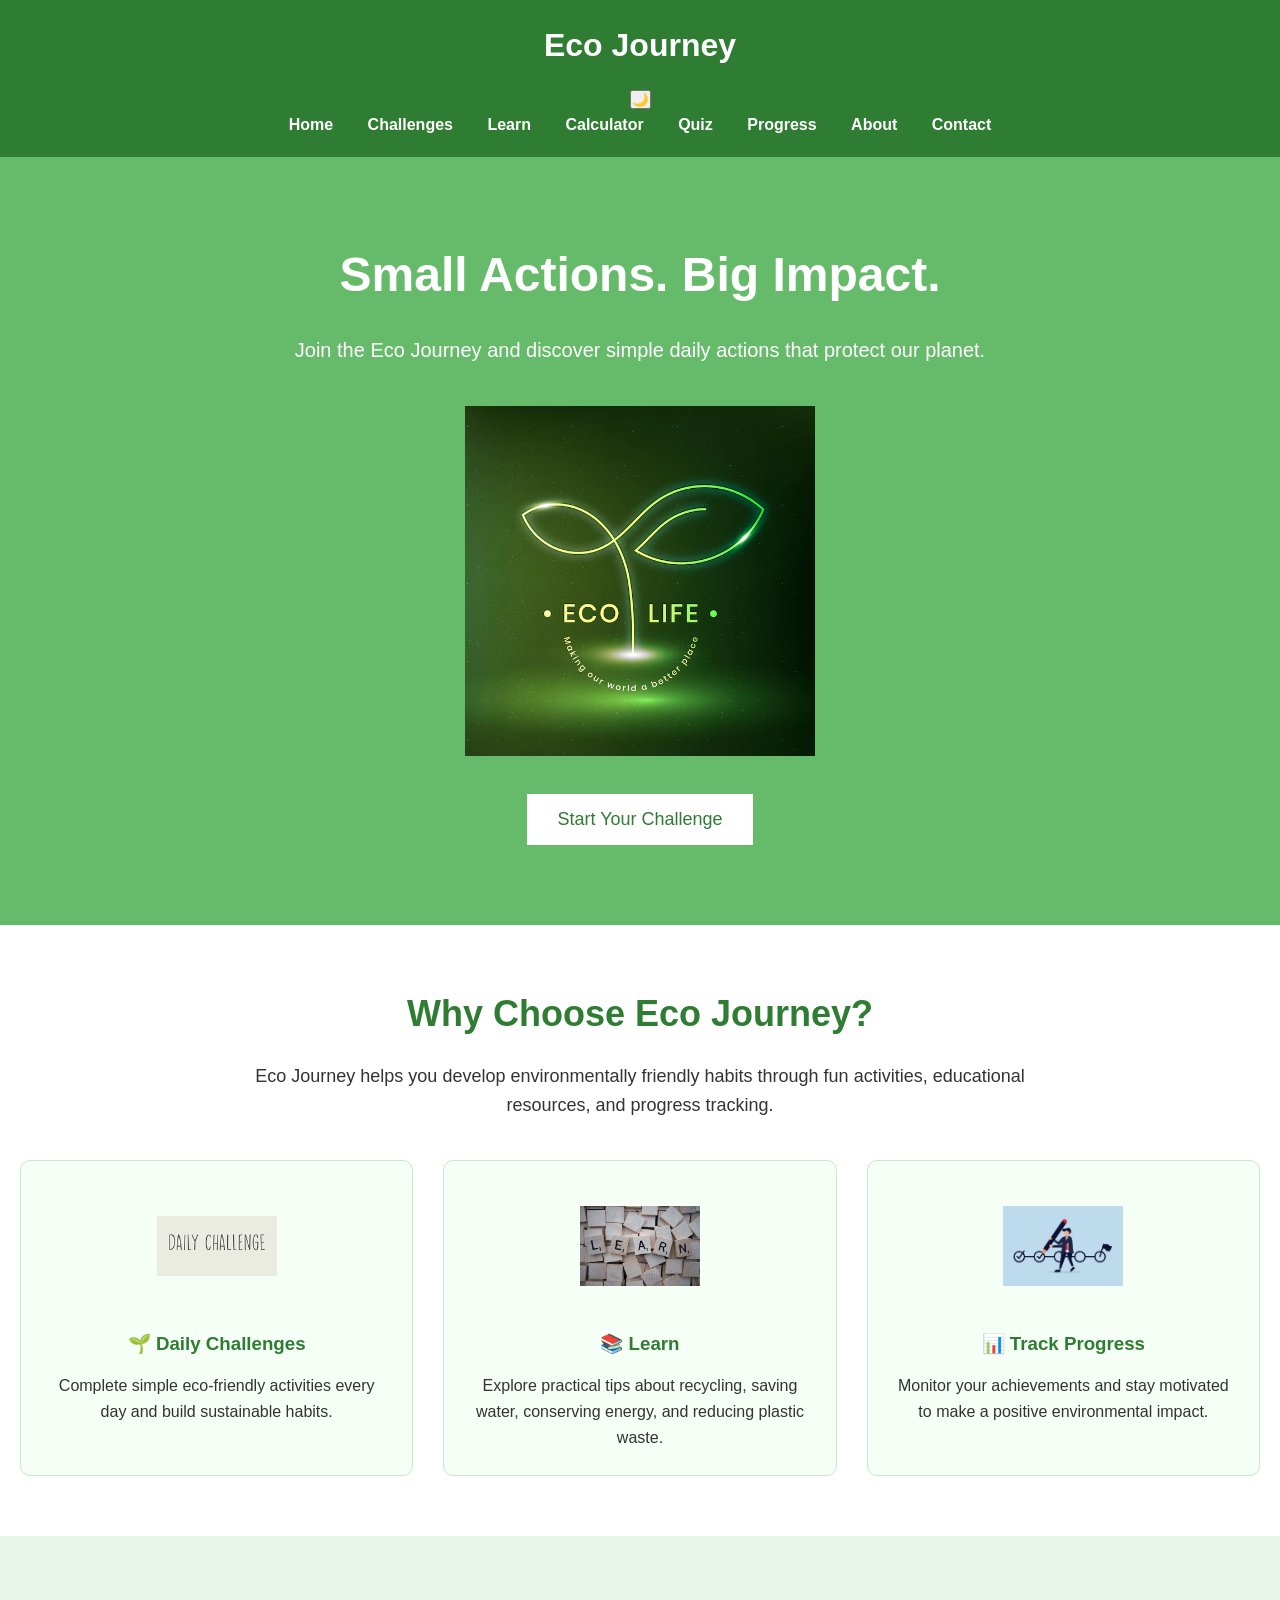
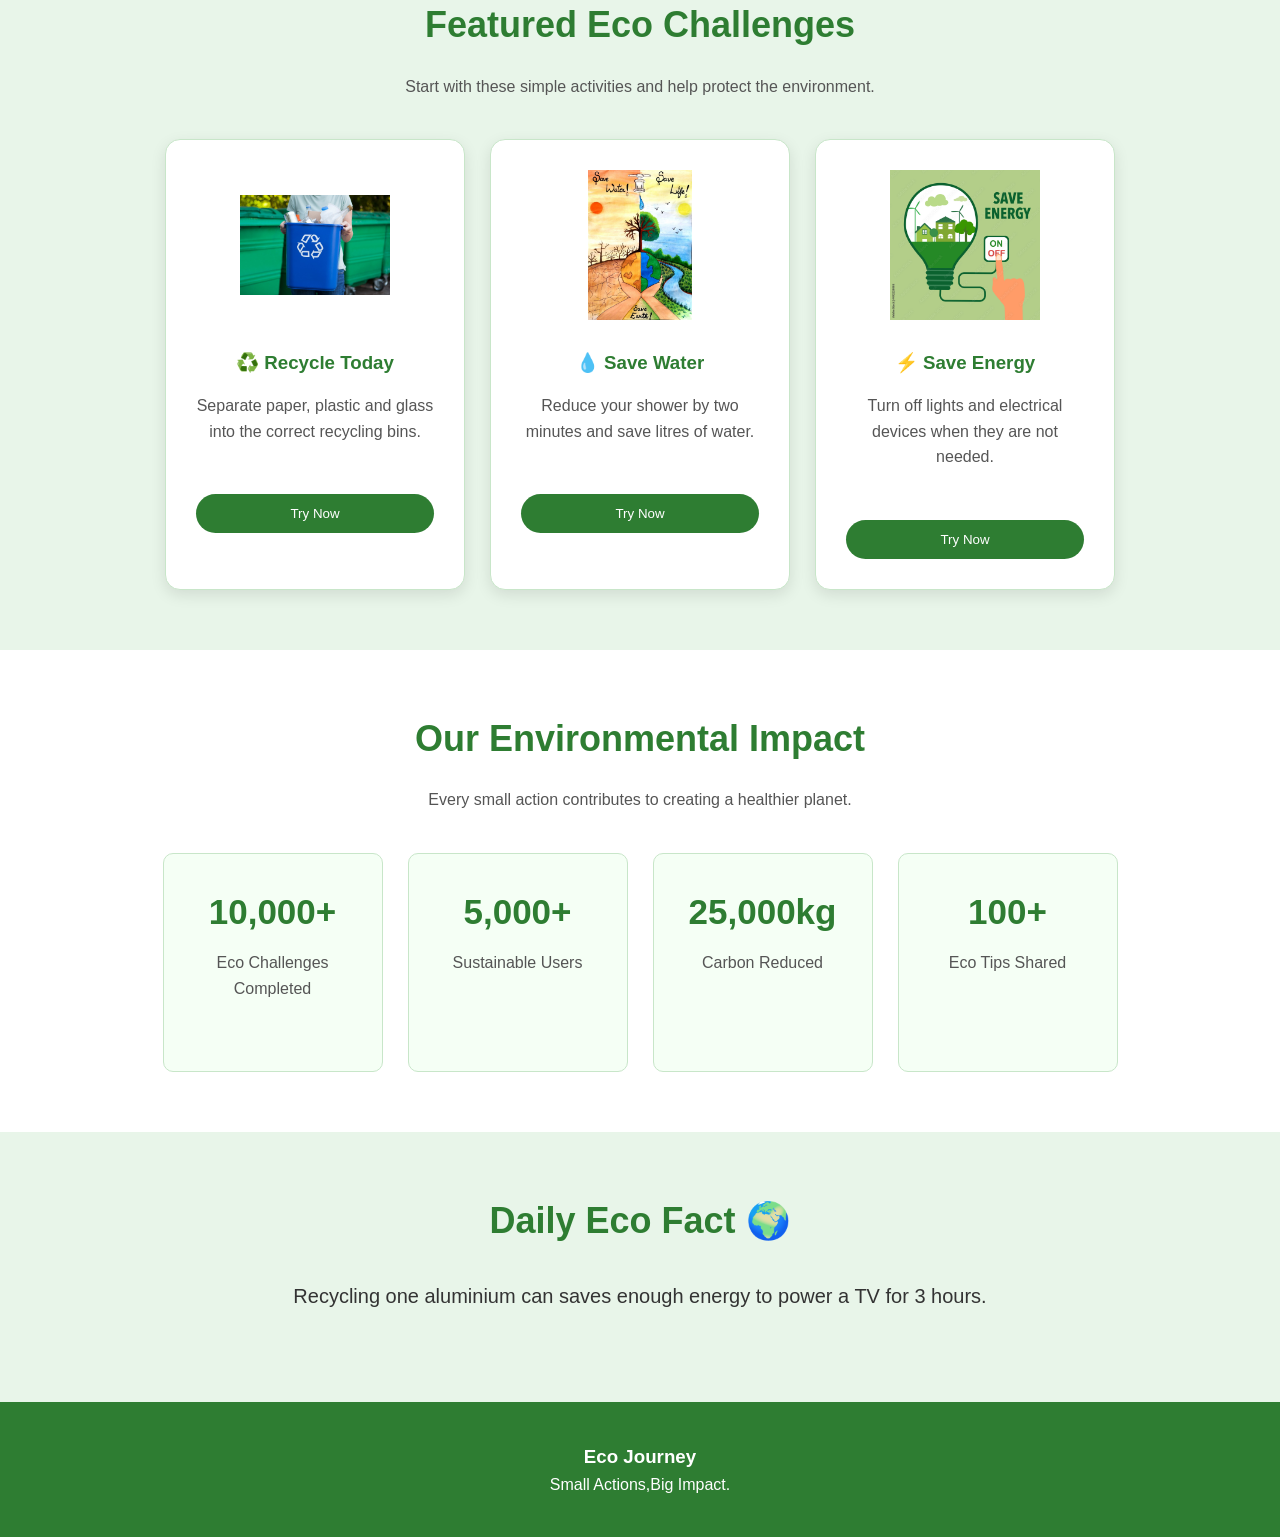
<file: index.html>
<!DOCTYPE html>
<html lang="en">

<head>

    <meta charset="UTF-8">
    <meta name="viewport"
          content="width=device-width, initial-scale=1.0">

    <title>Eco Journey</title>

    <link rel="stylesheet" href="css/style.css">
    <link rel="stylesheet" href="css/responsive.css">
    <link rel="stylesheet" href="css/darkmode.css">
    <link rel="stylesheet" href="css/animations.css">

</head>

<body>

    <!-- ================= HEADER ================= -->

    <header>

        <div class="logo">

            <h1>Eco Journey</h1>
        

        </div>

        <nav>
            <button id="darkToggle">
🌙
</button>

            <ul>

                <li><a href="index.html">Home</a></li>

                <li><a href="challenges.html">Challenges</a></li>

                <li><a href="learn.html">Learn</a></li>

                <li><a href="calculator.html">Calculator</a></li>

                <li><a href="quiz.html">Quiz</a></li>

                <li><a href="progress.html">Progress</a></li>

                <li><a href="about.html">About</a></li>

                <li><a href="contact.html">Contact</a></li>

            </ul>

        </nav>

    </header>

    <!-- ================= HERO ================= -->

    <section id="hero">

    <div class="hero-content">

        <div class="hero-text">

            <h2>Small Actions. Big Impact.</h2>

            <p>
                Join the Eco Journey and discover simple
                daily actions that protect our planet.
            </p>

           <div class="hero-image">

    <img src="images/hero.png" alt="People protecting the environment">

</div>


<button id="startButton">

    Start Your Challenge

</button>

    </div>

</section>
    <!-- ================= WHY CHOOSE ECO Journey ================= -->

<section id="why-ecojourney">

    <h2>Why Choose Eco Journey?</h2>

    <p>
        Eco Journey helps you develop environmentally friendly habits
        through fun activities, educational resources, and progress tracking.
    </p>

    <div class="features">

        <div class="feature-card">
            <img src="images/dailychallenge.png" alt="Daily Eco Challenge">

            <h3>🌱 Daily Challenges</h3>

            <p>
                Complete simple eco-friendly activities every day and build
                sustainable habits.
            </p>

        </div>

        <div class="feature-card">
            <img src="images/learn.png" alt="Environmental Learning">

            <h3>📚 Learn</h3>

            <p>
                Explore practical tips about recycling, saving water,
                conserving energy, and reducing plastic waste.
            </p>

        </div>

        <div class="feature-card">
            <img src="images/trackprogress.png" alt="Eco Progress Tracking">

            <h3>📊 Track Progress</h3>

            <p>
                Monitor your achievements and stay motivated to make
                a positive environmental impact.
            </p>

        </div>

    </div>

</section>
<!-- ================= FEATURED CHALLENGES ================= -->

<section id="featured-challenges">

    <h2>Featured Eco Challenges</h2>

    <p>
        Start with these simple activities and help protect the environment.
    </p>

    <div class="challenge-container">

        <div class="challenge-card">
            <img src="images/recycle.png" 
         alt="Recycling">

            <h3>♻️ Recycle Today</h3>

            <p>
                Separate paper, plastic and glass into the correct recycling bins.
            </p>

            <button>Try Now</button>

        </div>

        <div class="challenge-card">
            <img src="images/water.png" alt="Saving water">

            <h3>💧 Save Water</h3>

            <p>
                Reduce your shower by two minutes and save litres of water.
            </p>

            <button>Try Now</button>

        </div>

        <div class="challenge-card">
            <img src="images/energy.png" alt="Saving energy">

            <h3>⚡ Save Energy</h3>

            <p>
                Turn off lights and electrical devices when they are not needed.
            </p>

            <button>Try Now</button>

        </div>

    </div>

</section>
<!-- ================= ECO STATISTICS ================= -->

<section id="statistics">

    <h2>Our Environmental Impact</h2>

    <p>
        Every small action contributes to creating a healthier planet.
    </p>

    <div class="stats-container">

        <div class="stat-box">

            <h3>10,000+</h3>

            <p>
                Eco Challenges Completed
            </p>

        </div>


        <div class="stat-box">

            <h3>5,000+</h3>

            <p>
                Sustainable Users
            </p>

        </div>


        <div class="stat-box">

            <h3>25,000kg</h3>

            <p>
                Carbon Reduced
            </p>

        </div>


        <div class="stat-box">

            <h3>100+</h3>

            <p>
                Eco Tips Shared
            </p>

        </div>

    </div>

</section>
<!-- ================= DAILY ECO FACT ================= -->

<section id="eco-fact">

    <h2>Daily Eco Fact 🌍</h2>

    <p id="fact">
        Loading today's eco fact...
    </p>
</section>
     <footer>


        <h3>Eco Journey</h3>


        <p>
            Small Actions,Big Impact.
        </p>

 </footer>
    <script src="js/main.js"></script>

</body>

</html>
</file>
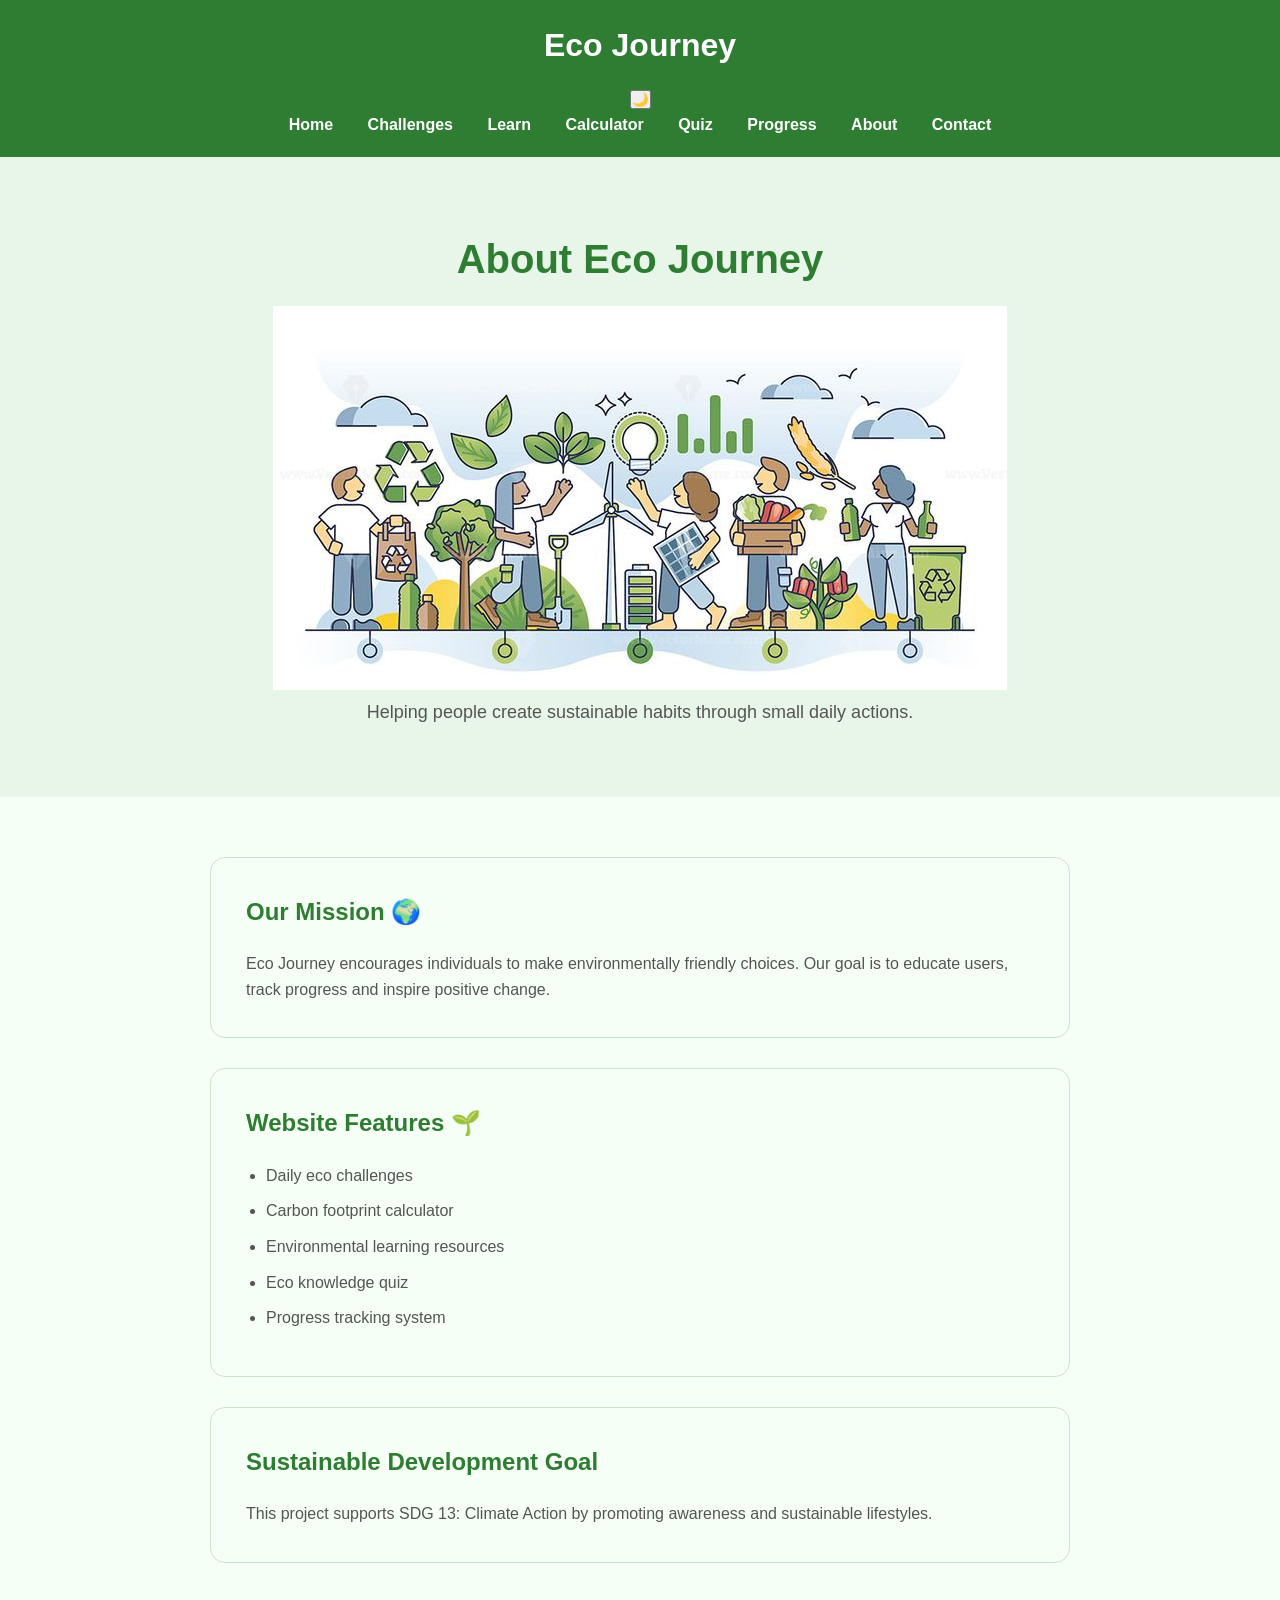
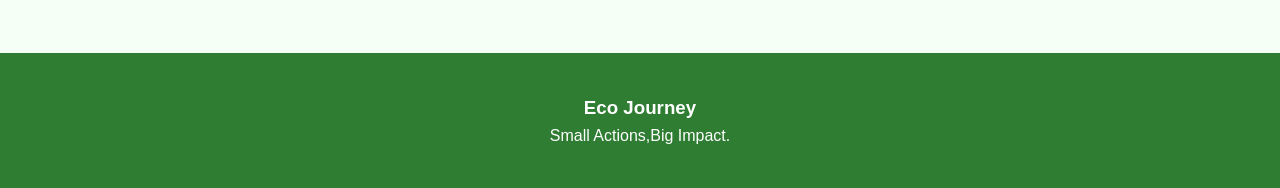
<file: about.html>
<!DOCTYPE html>
<html lang="en">

<head>

<meta charset="UTF-8">
<meta name="viewport" content="width=device-width, initial-scale=1.0">

<title>Eco Journey | About</title>

<link rel="stylesheet" href="css/style.css">
<link rel="stylesheet" href="css/responsive.css">
<link rel="stylesheet" href="css/darkmode.css">
<link rel="stylesheet" href="css/animations.css">

</head>


<body>


<header>

<div class="logo">

<h1>Eco Journey</h1>

</div>


<nav>
    <button id="darkToggle">
🌙
</button>

<ul>

<li><a href="index.html">Home</a></li>

<li><a href="challenges.html">Challenges</a></li>

<li><a href="learn.html">Learn</a></li>

<li><a href="calculator.html">Calculator</a></li>

<li><a href="quiz.html">Quiz</a></li>

<li><a href="progress.html">Progress</a></li>

<li><a href="about.html">About</a></li>

<li><a href="contact.html">Contact</a></li>

</ul>

</nav>

</header>




<section id="about-hero">

<h2>About Eco Journey</h2>
<img src="images/about.png" 
     alt="Eco team working together">

<p>
Helping people create sustainable habits through small daily actions.
</p>

</section>




<section id="about-content">


<div class="about-box">


<h2>
Our Mission 🌍
</h2>


<p>

Eco Journey encourages individuals to make environmentally friendly choices.
Our goal is to educate users, track progress and inspire positive change.

</p>


</div>




<div class="about-box">


<h2>
Website Features 🌱
</h2>


<ul>

<li>Daily eco challenges</li>

<li>Carbon footprint calculator</li>

<li>Environmental learning resources</li>

<li>Eco knowledge quiz</li>

<li>Progress tracking system</li>

</ul>


</div>




<div class="about-box">


<h2>
Sustainable Development Goal
</h2>


<p>

This project supports SDG 13:
Climate Action by promoting awareness and sustainable lifestyles.

</p>


</div>



</section>




<footer>

<h3>
Eco Journey
</h3>


<p>
Small Actions,Big Impact.
</p>


</footer>


<script src="js/contact.js"></script>
<script src="js/main.js"></script>

</body>

</body>

</html>
</file>
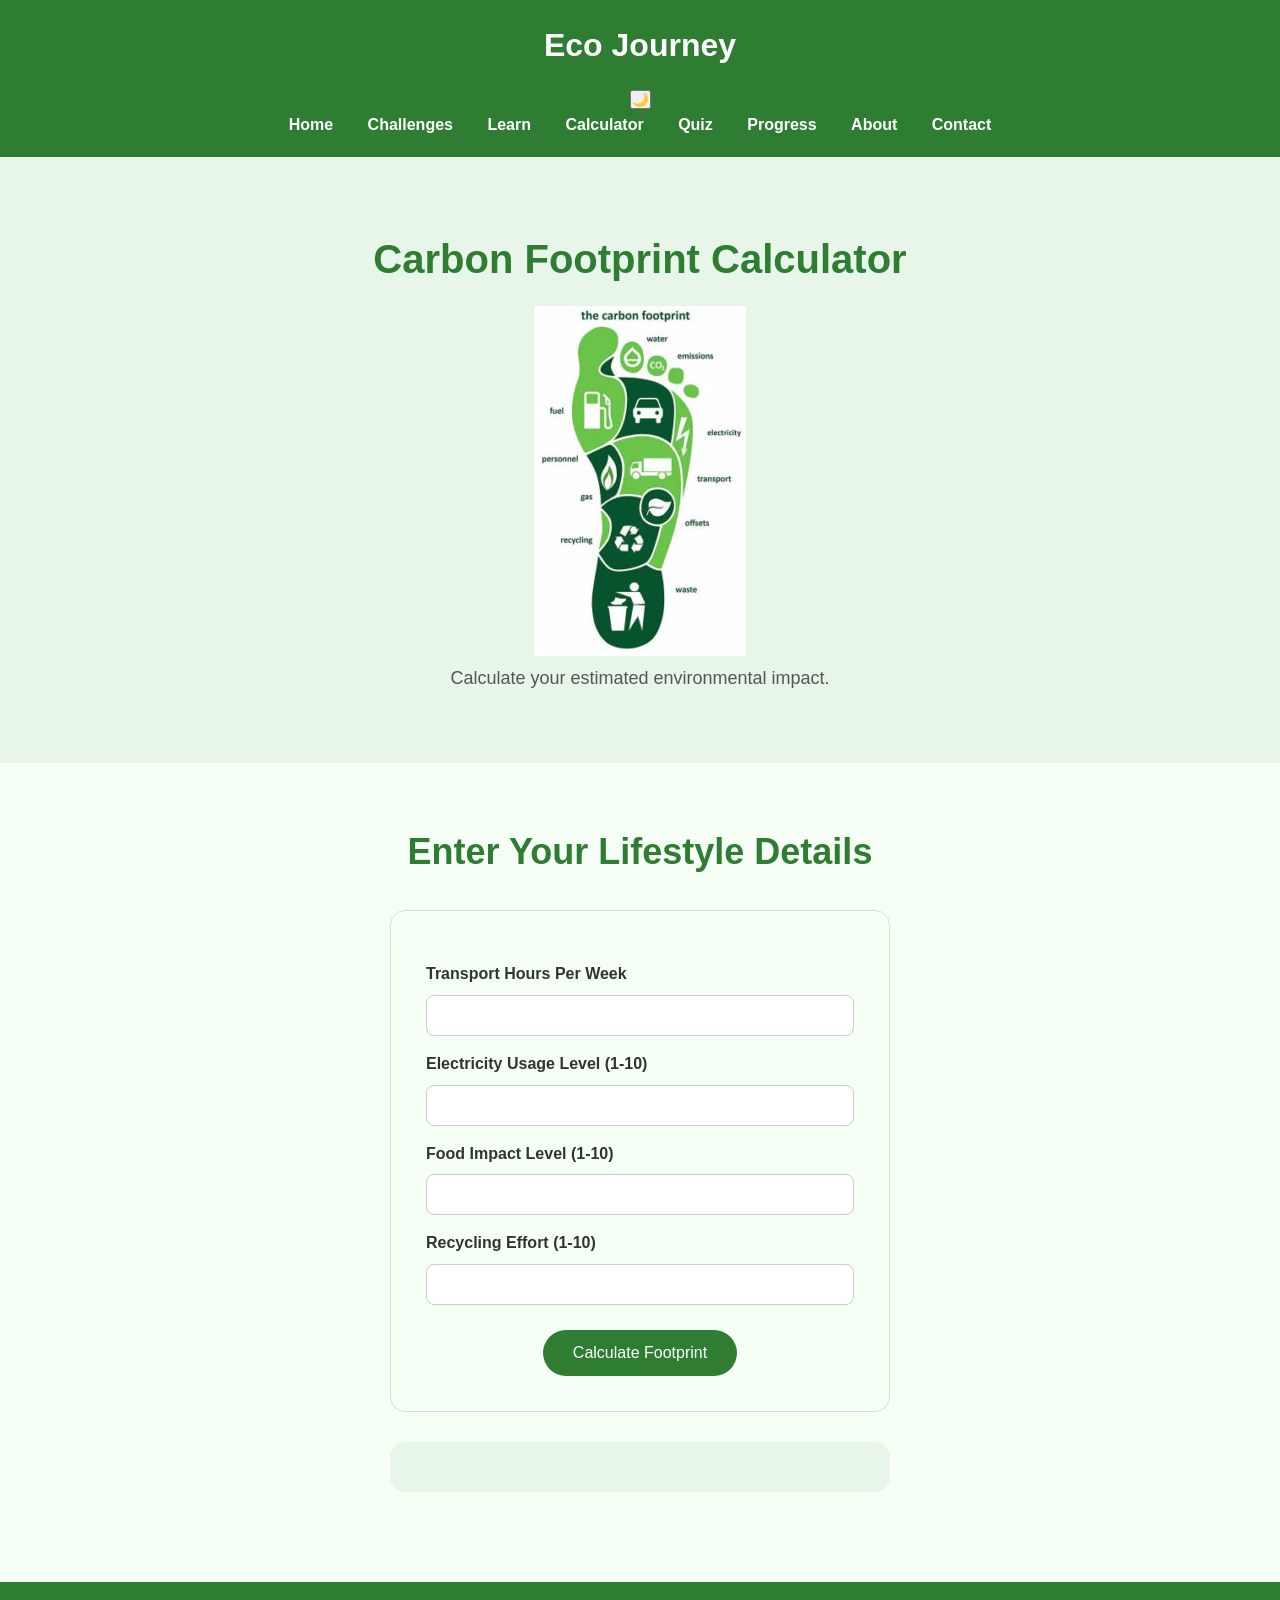
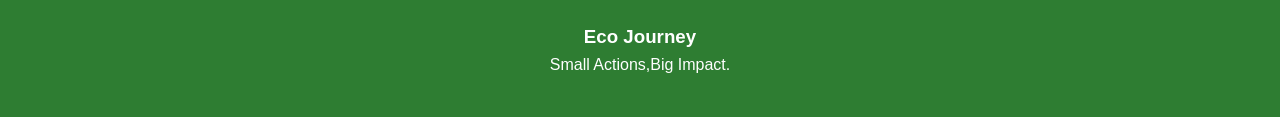
<file: calculator.html>
<!DOCTYPE html>
<html lang="en">

<head>

<meta charset="UTF-8">
<meta name="viewport" content="width=device-width, initial-scale=1.0">

<title>Eco Journey | Carbon Calculator</title>

<link rel="stylesheet" href="css/style.css">
<link rel="stylesheet" href="css/responsive.css">
<link rel="stylesheet" href="css/darkmode.css">
<link rel="stylesheet" href="css/animations.css">

</head>


<body>


<!-- HEADER -->

<header>

<div class="logo">

<h1>Eco Journey</h1>

</div>


<nav>
    <button id="darkToggle">
🌙
</button>

<ul>

<li><a href="index.html">Home</a></li>

<li><a href="challenges.html">Challenges</a></li>

<li><a href="learn.html">Learn</a></li>

<li><a href="calculator.html">Calculator</a></li>

<li><a href="quiz.html">Quiz</a></li>

<li><a href="progress.html">Progress</a></li>

<li><a href="about.html">About</a></li>

<li><a href="contact.html">Contact</a></li>

</ul>

</nav>

</header>



<!-- CALCULATOR HERO -->


<section id="calculator-hero">

<h2>Carbon Footprint Calculator</h2>
<img src="images/calculator.png" 
     alt="Carbon footprint calculator">

<p>
Calculate your estimated environmental impact.
</p>

</section>




<!-- CALCULATOR FORM -->


<section id="calculator">


<h2>Enter Your Lifestyle Details</h2>


<form id="carbonForm">



<label>
Transport Hours Per Week
</label>


<input 
type="number"
id="transport"
min="0"
required>




<label>
Electricity Usage Level (1-10)
</label>


<input 
type="number"
id="electricity"
min="1"
max="10"
required>




<label>
Food Impact Level (1-10)
</label>


<input 
type="number"
id="food"
min="1"
max="10"
required>




<label>
Recycling Effort (1-10)
</label>


<input 
type="number"
id="recycling"
min="1"
max="10"
required>




<button type="submit">

Calculate Footprint

</button>



</form>




<div id="result">

</div>


</section>




<footer>

<h3>
Eco Journey
</h3>

<p>
Small Actions,Big Impact.
</p>

</footer>



<script src="js/calculator.js"></script>
<script src="js/main.js"></script>


</body>

</html>
</file>
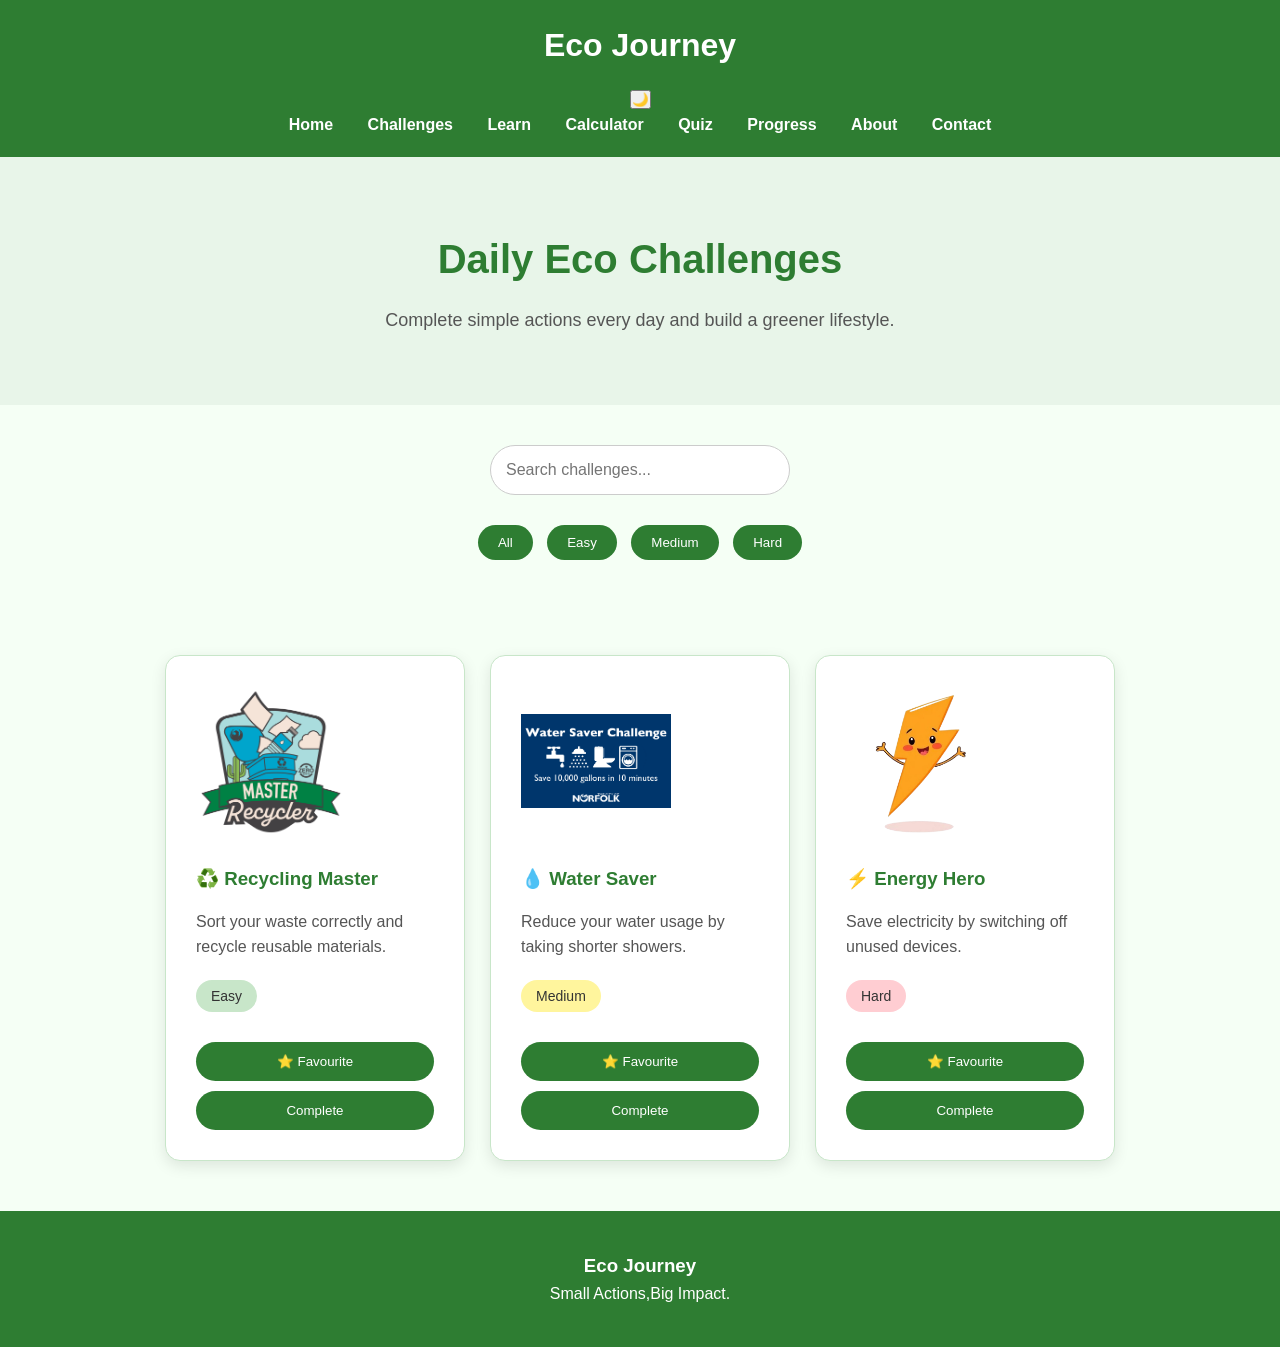
<file: challenges.html>
<!DOCTYPE html>
<html lang="en">

<head>

    <meta charset="UTF-8">
    <meta name="viewport" content="width=device-width, initial-scale=1.0">

    <title>Eco Journey | Challenges</title>

    <link rel="stylesheet" href="css/style.css">
    <link rel="stylesheet" href="css/responsive.css">
    <link rel="stylesheet" href="css/darkmode.css">
    <link rel="stylesheet" href="css/animations.css">

</head>

<body>

    <!-- ================= HEADER ================= -->

    <header>

        <div class="logo">

            <h1>Eco Journey</h1>

        </div>


        <nav>
            <button id="darkToggle">
🌙
</button>

            <ul>

                <li><a href="index.html">Home</a></li>
                <li><a href="challenges.html">Challenges</a></li>
                <li><a href="learn.html">Learn</a></li>
                <li><a href="calculator.html">Calculator</a></li>
                <li><a href="quiz.html">Quiz</a></li>
                <li><a href="progress.html">Progress</a></li>
                <li><a href="about.html">About</a></li>
                <li><a href="contact.html">Contact</a></li>

            </ul>

        </nav>

    </header>


    <!-- ================= PAGE HERO ================= -->


    <section id="challenge-hero">

        <h2>Daily Eco Challenges</h2>

        <p>
            Complete simple actions every day and build a greener lifestyle.
        </p>

    </section>



    <!-- ================= SEARCH & FILTER ================= -->


    <section id="challenge-tools">


        <input 
        type="text"
        id="searchChallenge"
        placeholder="Search challenges...">


        <div class="filter-buttons">

            <button>All</button>

            <button>Easy</button>

            <button>Medium</button>

            <button>Hard</button>


        </div>


    </section>




    <!-- ================= CHALLENGES ================= -->


    <section id="challenge-list">


        <div class="challenge-grid">


            <div class="challenge-card">
                <img src="images/recycling-master.png" 
     alt="Recycling Master challenge">


                <h3>♻️ Recycling Master</h3>


                <p>
                    Sort your waste correctly and recycle reusable materials.
                </p>


                <span class="difficulty easy">
                    Easy
                </span>


                <button>
                    ⭐ Favourite
                </button>


                <button>
                    Complete
                </button>
            </div>


            <div class="challenge-card">
                <img src="images/water-saver.png" 
     alt="Water Saver challenge">


                <h3>💧 Water Saver</h3>


                <p>
                    Reduce your water usage by taking shorter showers.
                </p>


                <span class="difficulty medium">
                    Medium
                </span>


                <button>
                    ⭐ Favourite
                </button>


                <button>
                    Complete
                </button>


            </div>




            <div class="challenge-card">
                <img src="images/energy-hero.png" 
     alt="Energy Hero challenge">


                <h3>⚡ Energy Hero</h3>


                <p>
                    Save electricity by switching off unused devices.
                </p>


                <span class="difficulty hard">
                    Hard
                </span>


                <button>
                    ⭐ Favourite
                </button>


                <button>
                    Complete
                </button>


            </div>



        </div>


    </section>




    <!-- ================= FOOTER ================= -->


    <footer>


        <h3>Eco Journey</h3>


        <p>
            Small Actions,Big Impact.
        </p>


    
    


    </footer>


    <script src="js/challenges.js"></script>
    <script src="js/main.js"></script>


</body>

</html>
</file>
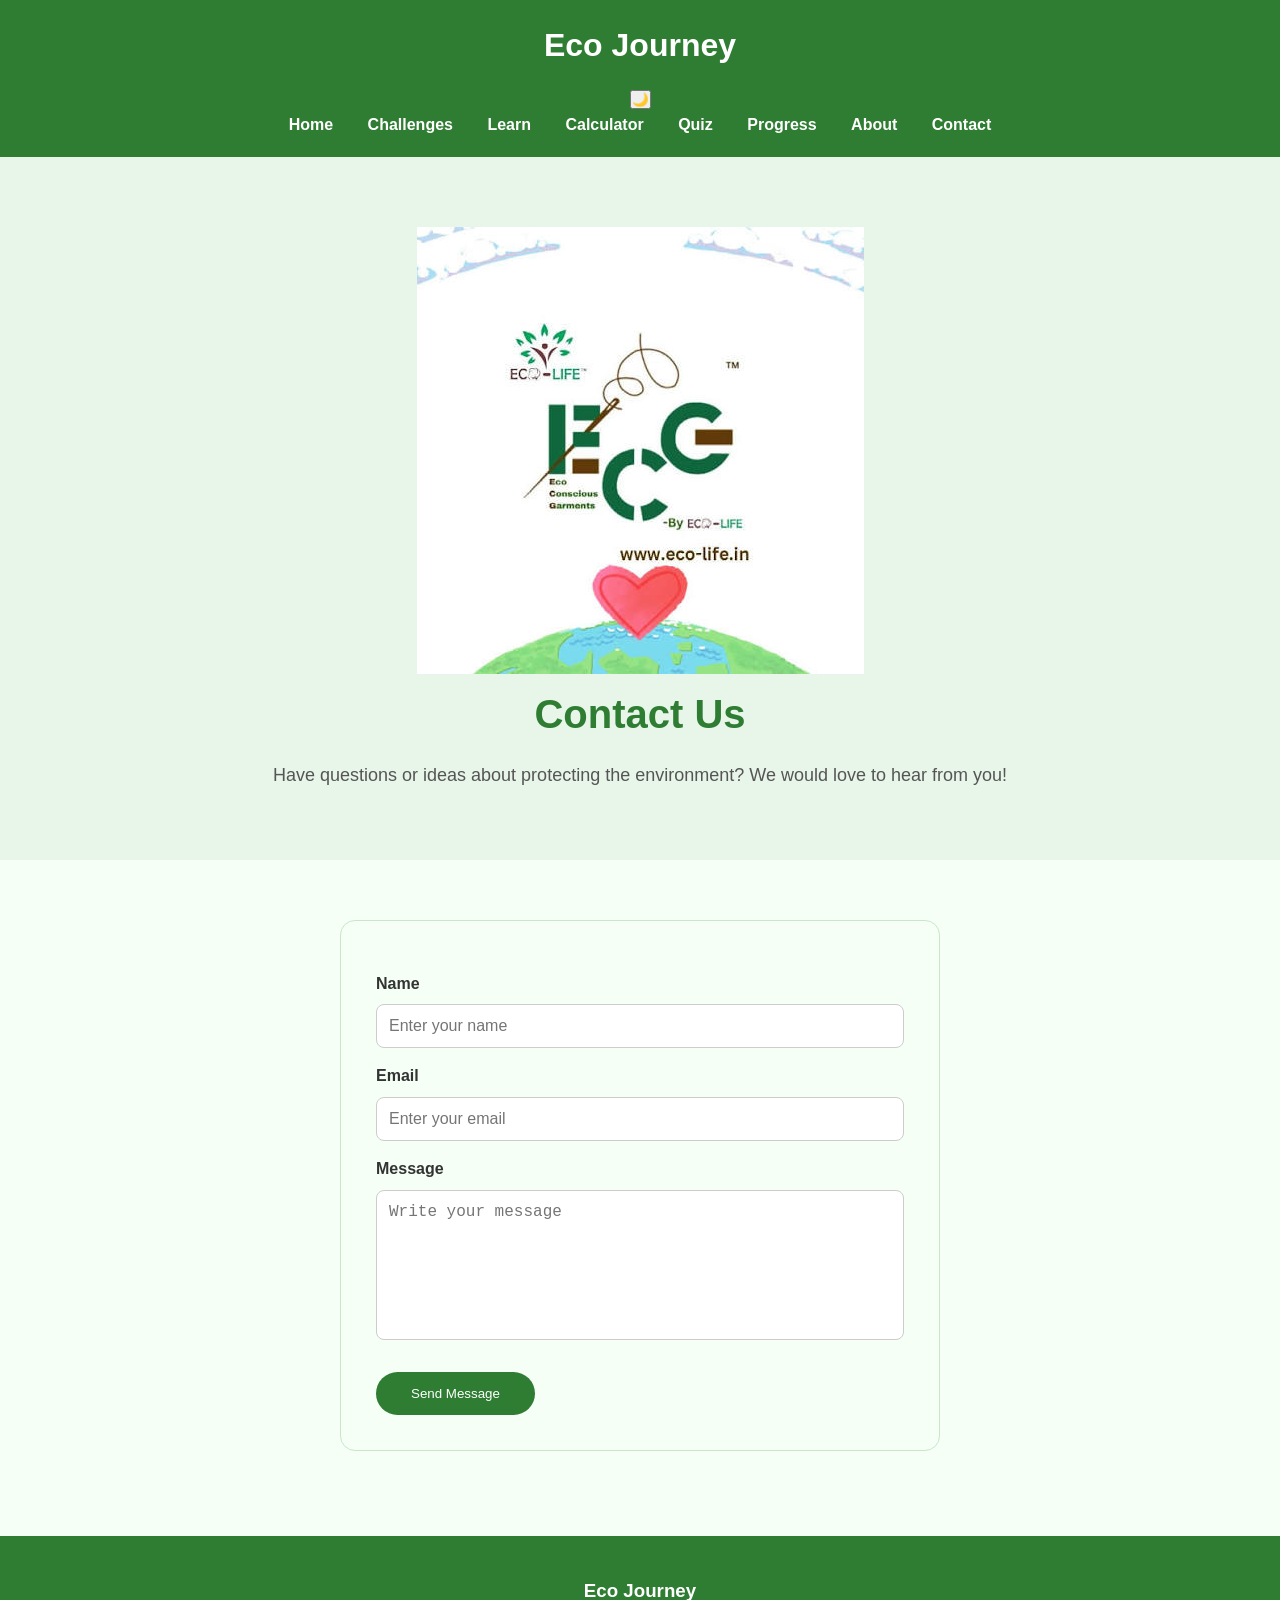
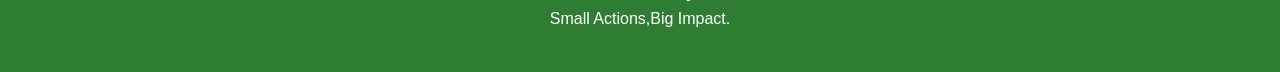
<file: contact.html>
<!DOCTYPE html>
<html lang="en">

<head>

<meta charset="UTF-8">
<meta name="viewport" content="width=device-width, initial-scale=1.0">

<title>Eco Journey | Contact</title>

<link rel="stylesheet" href="css/style.css">
<link rel="stylesheet" href="css/responsive.css">
<link rel="stylesheet" href="css/darkmode.css">
<link rel="stylesheet" href="css/animations.css">

</head>


<body>


<header>

<div class="logo">

<h1>Eco Journey</h1>

</div>


<nav>
    <button id="darkToggle">
🌙
</button>

<ul>

<li><a href="index.html">Home</a></li>

<li><a href="challenges.html">Challenges</a></li>

<li><a href="learn.html">Learn</a></li>

<li><a href="calculator.html">Calculator</a></li>

<li><a href="quiz.html">Quiz</a></li>

<li><a href="progress.html">Progress</a></li>

<li><a href="about.html">About</a></li>

<li><a href="contact.html">Contact</a></li>

</ul>

</nav>

</header>




<!-- CONTACT HERO -->


<section id="contact-hero">
    <img src="images/contact.png"
     alt="Contact Eco Journey">


<h2>Contact Us</h2>


<p>
<p>Have questions or ideas about protecting the environment? We would love to hear from you!</p>
</p>


</section>





<!-- CONTACT FORM -->


<section id="contact-section">


<form id="contactForm">


<label>
Name
</label>


<input 
type="text"
id="name"
placeholder="Enter your name">



<label>
Email
</label>


<input 
type="email"
id="email"
placeholder="Enter your email">



<label>
Message
</label>


<textarea
id="message"
placeholder="Write your message">
</textarea>




<button type="submit">

Send Message

</button>


</form>




<div id="contact-result">

</div>


</section>




<footer>


<h3>
Eco Journey
</h3>


<p>
Small Actions,Big Impact.
</p>


</footer>




<script src="js/contact.js"></script>
<script src="js/main.js"></script>


</body>

</html>
</file>
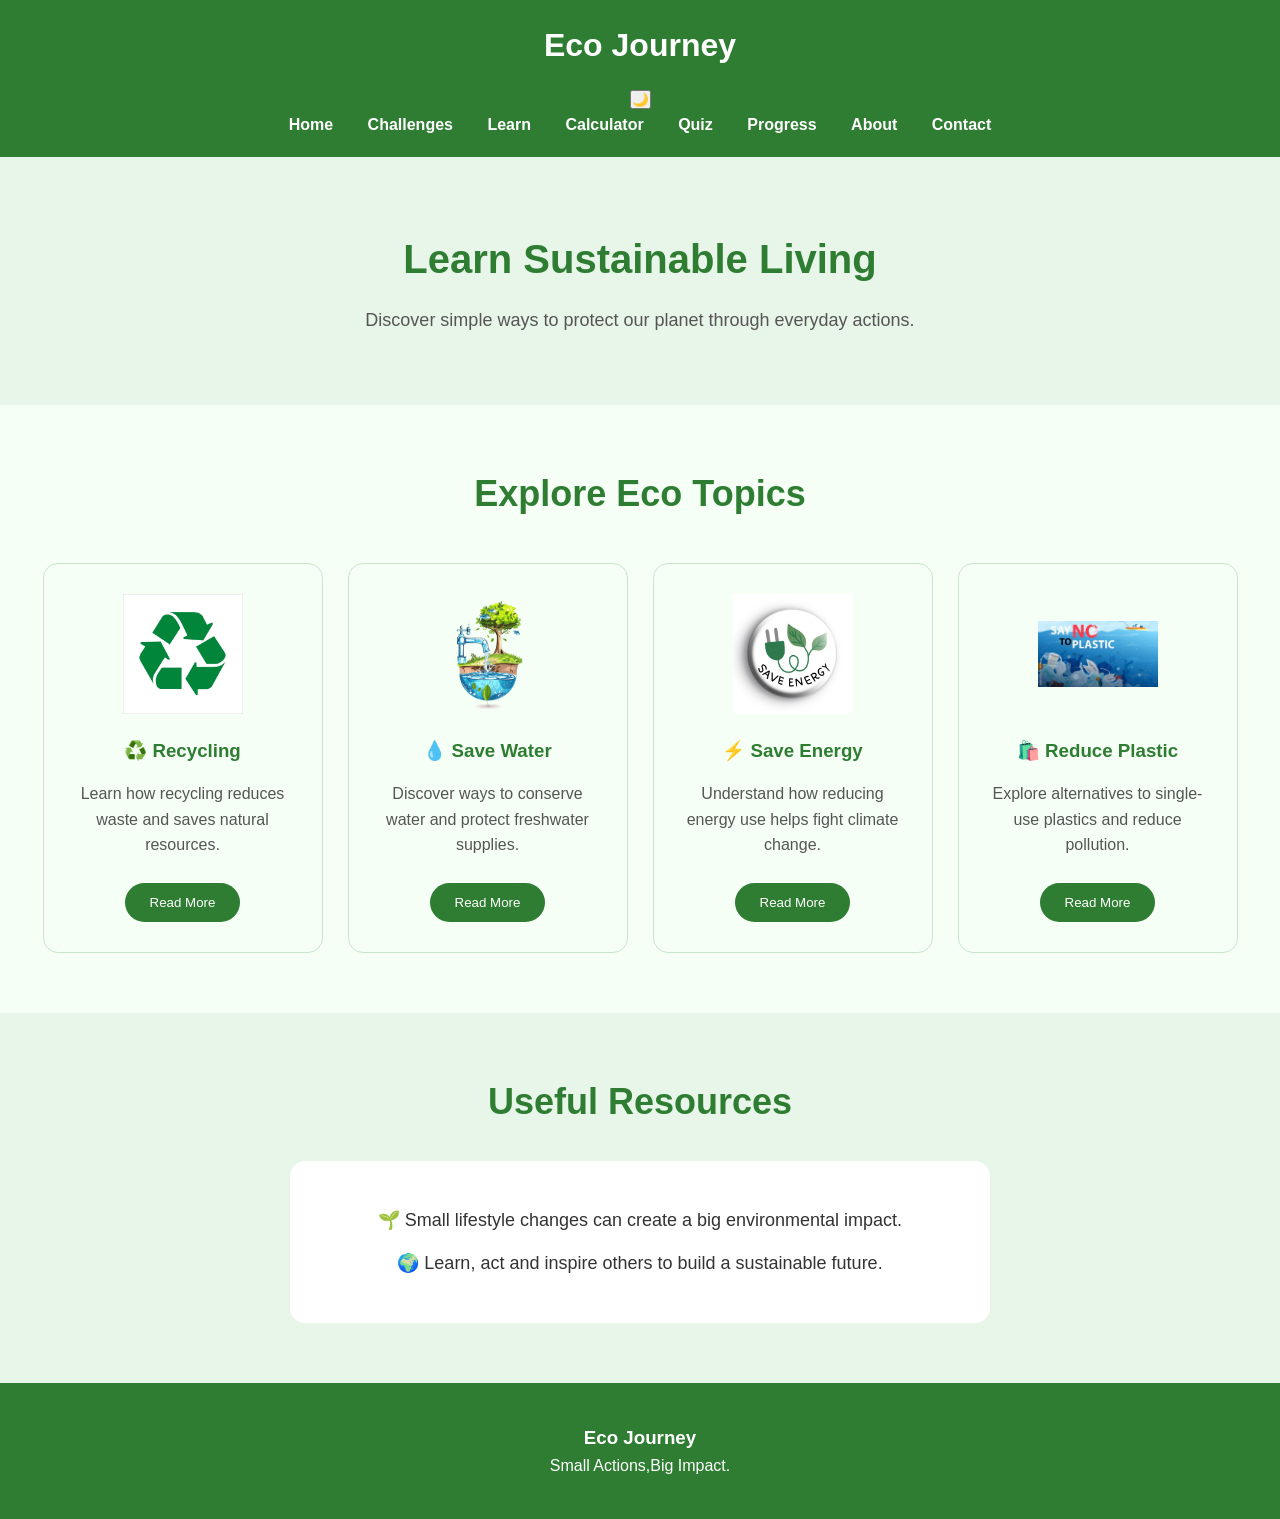
<file: learn.html>
<!DOCTYPE html>
<html lang="en">

<head>

    <meta charset="UTF-8">
    <meta name="viewport" content="width=device-width, initial-scale=1.0">

    <title>Eco Journey | Learn</title>

    <link rel="stylesheet" href="css/style.css">
    <link rel="stylesheet" href="css/responsive.css">
    <link rel="stylesheet" href="css/darkmode.css">
    <link rel="stylesheet" href="css/animations.css">

</head>


<body>


<!-- ================= HEADER ================= -->

<header>

    <div class="logo">

        <h1>Eco Journey</h1>

    </div>


    <nav>
        <button id="darkToggle">
🌙
</button>

        <ul>

            <li><a href="index.html">Home</a></li>

            <li><a href="challenges.html">Challenges</a></li>

            <li><a href="learn.html">Learn</a></li>

            <li><a href="calculator.html">Calculator</a></li>

            <li><a href="quiz.html">Quiz</a></li>

            <li><a href="progress.html">Progress</a></li>

            <li><a href="about.html">About</a></li>

            <li><a href="contact.html">Contact</a></li>

        </ul>

    </nav>

</header>



<!-- ================= LEARN HERO ================= -->


<section id="learn-hero">

    <h2>Learn Sustainable Living</h2>

    <p>
        Discover simple ways to protect our planet through everyday actions.
    </p>

</section>



<!-- ================= LEARNING TOPICS ================= -->


<section id="learning-topics">


<h2>Explore Eco Topics</h2>


<div class="learn-grid">



<div class="learn-card">
    <img src="images/recycling.png" alt="Recycling">

    <h3>♻️ Recycling</h3>

    <p>
        Learn how recycling reduces waste and saves natural resources.
    </p>

    <button>
        Read More
    </button>

</div>


<div class="learn-card">
    <img src="images/water-saving.png" alt="Water conservation">

    <h3>💧 Save Water</h3>

    <p>
        Discover ways to conserve water and protect freshwater supplies.
    </p>

    <button>
        Read More
    </button>

</div>




<div class="learn-card">
    <img src="images/energy-saving.png" alt="Energy saving">

    <h3>⚡ Save Energy</h3>

    <p>
        Understand how reducing energy use helps fight climate change.
    </p>

    <button>
        Read More
    </button>

</div>




<div class="learn-card">
    <img src="images/plastic.png" alt="Reducing plastic waste">

    <h3>🛍️ Reduce Plastic</h3>

    <p>
        Explore alternatives to single-use plastics and reduce pollution.
    </p>

    <button>
        Read More
    </button>

</div>



</div>


</section>



<!-- ================= RESOURCES ================= -->


<section id="resources">


<h2>Useful Resources</h2>


<div class="resource-box">


<p>
🌱 Small lifestyle changes can create a big environmental impact.
</p>


<p>
🌍 Learn, act and inspire others to build a sustainable future.
</p>


</div>


</section>



<!-- ================= FOOTER ================= -->


<footer>

<h3>
Eco Journey
</h3>

<p>
Small Actions,Big Impact.
</p>



</footer>



<script src="js/main.js"></script>


</body>

</html>
</file>
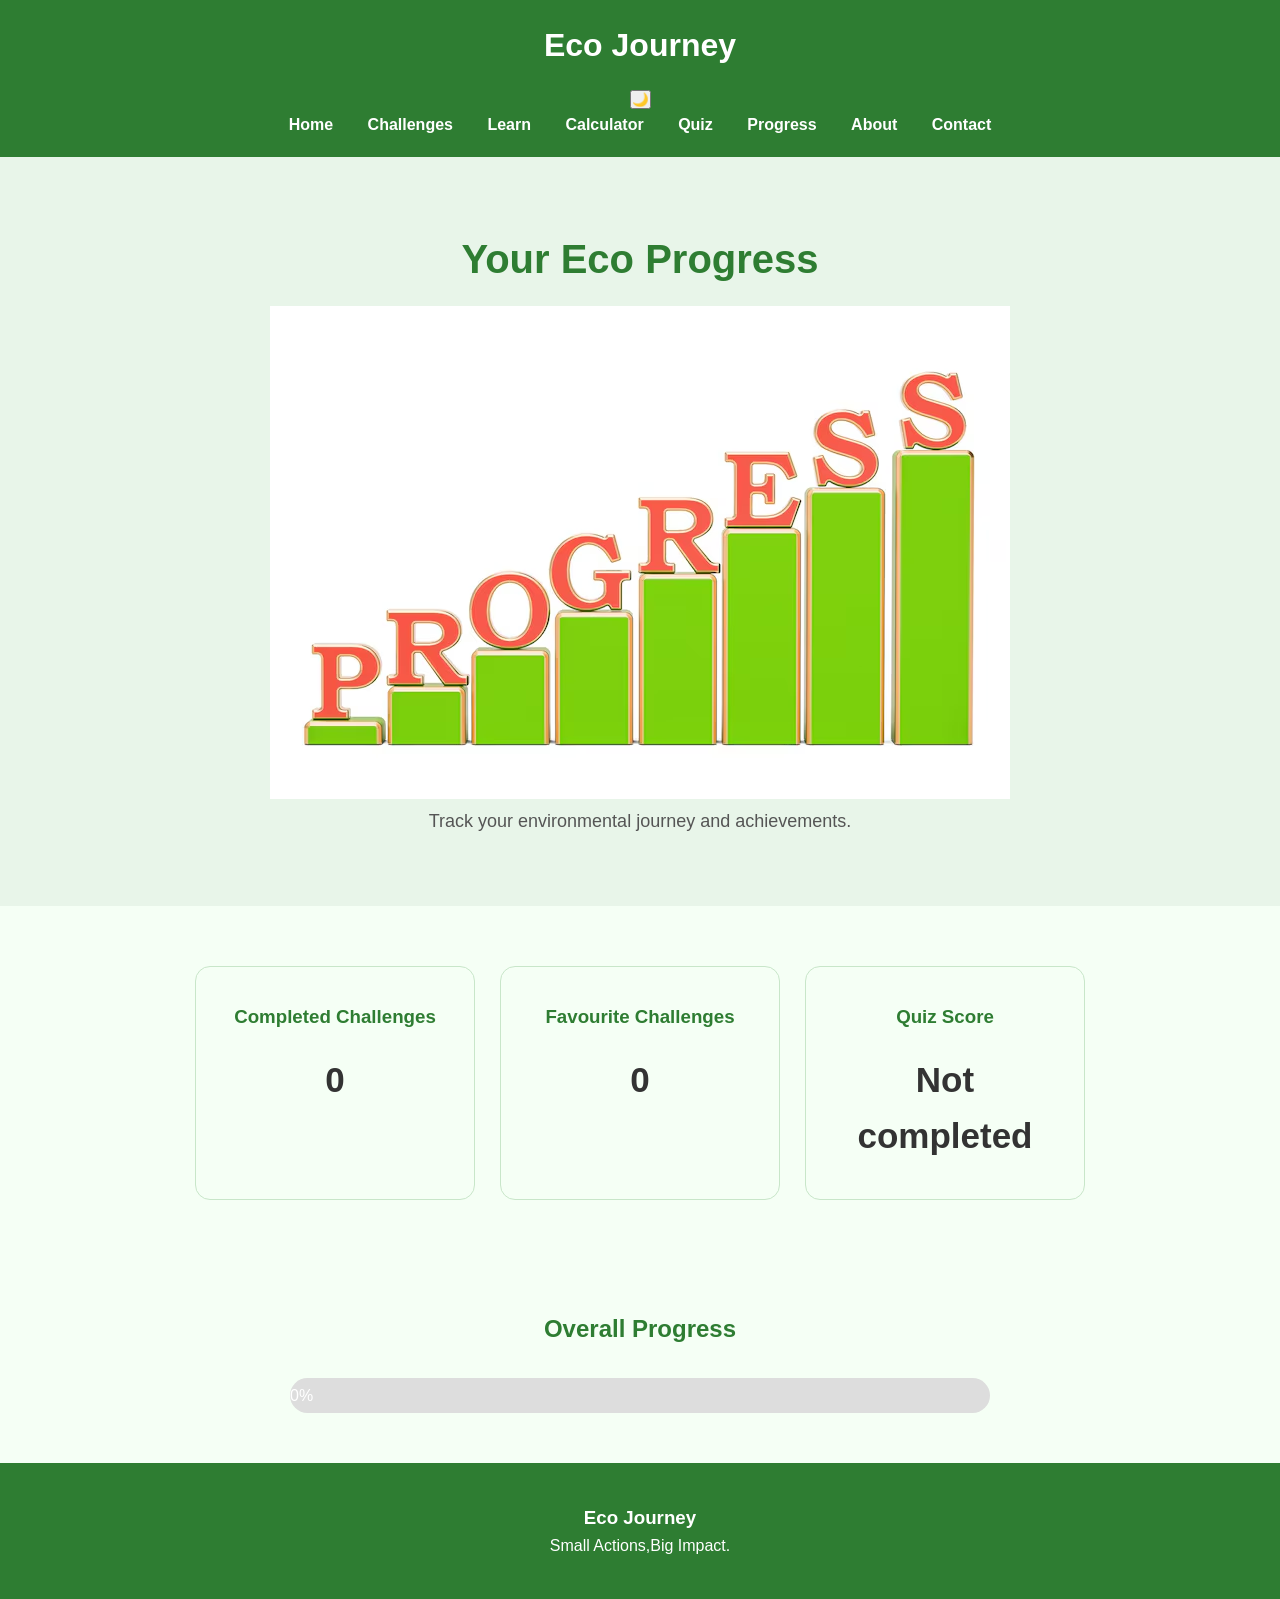
<file: progress.html>
<!DOCTYPE html>
<html lang="en">

<head>

<meta charset="UTF-8">
<meta name="viewport" content="width=device-width, initial-scale=1.0">

<title>Eco Journey | Progress</title>

<link rel="stylesheet" href="css/style.css">
<link rel="stylesheet" href="css/responsive.css">
<link rel="stylesheet" href="css/darkmode.css">
<link rel="stylesheet" href="css/animations.css">

</head>


<body>


<!-- HEADER -->

<header>

<div class="logo">

<h1>Eco Journey</h1>

</div>


<nav>
    <button id="darkToggle">
🌙
</button>

<ul>

<li><a href="index.html">Home</a></li>

<li><a href="challenges.html">Challenges</a></li>

<li><a href="learn.html">Learn</a></li>

<li><a href="calculator.html">Calculator</a></li>

<li><a href="quiz.html">Quiz</a></li>

<li><a href="progress.html">Progress</a></li>

<li><a href="about.html">About</a></li>

<li><a href="contact.html">Contact</a></li>

</ul>

</nav>

</header>




<!-- PROGRESS HERO -->


<section id="progress-hero">


<h2>Your Eco Progress</h2>
<img src="images/progress.png"
     alt="Eco progress tracking">


<p>
Track your environmental journey and achievements.
</p>


</section>





<!-- PROGRESS DASHBOARD -->


<section id="progress-dashboard">


<div class="progress-card">


<h3>
Completed Challenges
</h3>


<p id="completedCount">
0
</p>


</div>




<div class="progress-card">


<h3>
Favourite Challenges
</h3>


<p id="favouriteCount">
0
</p>


</div>





<div class="progress-card">


<h3>
Quiz Score
</h3>


<p id="quizScore">
Not completed
</p>


</div>



</section>





<!-- PROGRESS BAR -->


<section id="progress-bar-section">


<h2>
Overall Progress
</h2>


<div class="progress-container">


<div id="progress-bar">

0%

</div>


</div>


</section>




<footer>

<h3>
 Eco Journey
</h3>

<p>
Small Actions,Big Impact.
</p>


</footer>



<script src="js/progress.js"></script>
<script src="js/main.js"></script>


</body>

</html>
</file>
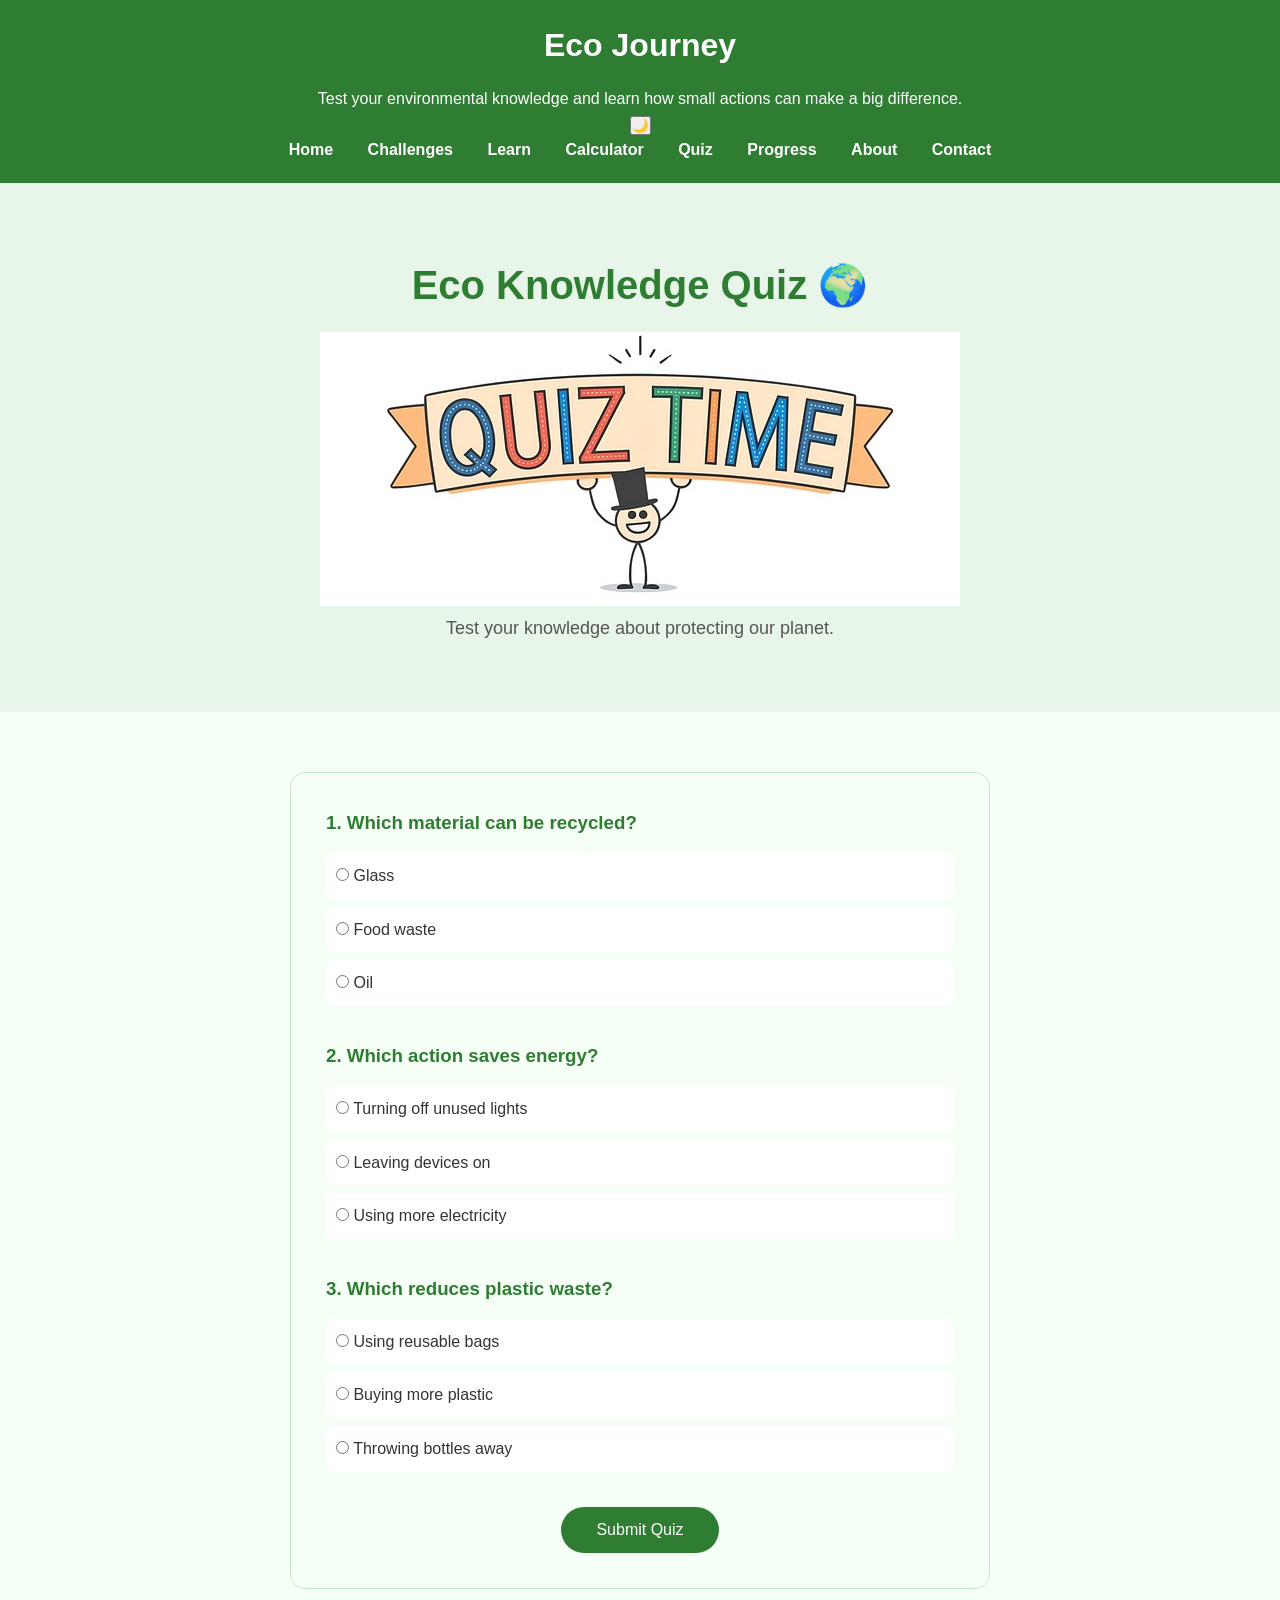
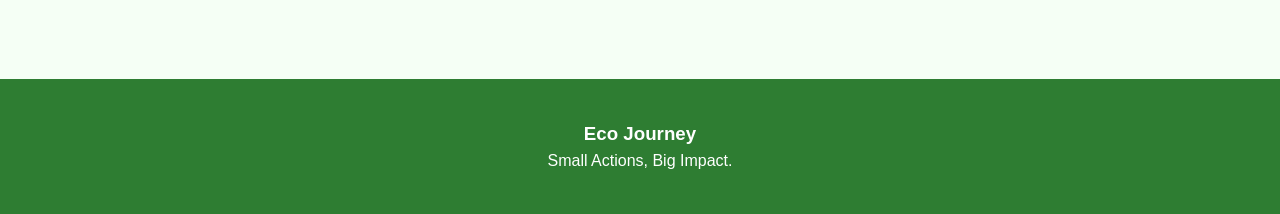
<file: quiz.html>
<!DOCTYPE html>
<html lang="en">

<head>

<meta charset="UTF-8">
<meta name="viewport" content="width=device-width, initial-scale=1.0">

<title>Eco Journey | Quiz</title>

<link rel="stylesheet" href="css/style.css">
<link rel="stylesheet" href="css/responsive.css">
<link rel="stylesheet" href="css/darkmode.css">
<link rel="stylesheet" href="css/animations.css">

</head>


<body>


<!-- HEADER -->

<header>

<div class="logo">

<h1>Eco Journey</h1>
    <p>Test your environmental knowledge and learn how small actions can make a big difference.</p>

</div>


<nav>
    <button id="darkToggle">
🌙
</button>

<ul>

<li><a href="index.html">Home</a></li>

<li><a href="challenges.html">Challenges</a></li>

<li><a href="learn.html">Learn</a></li>

<li><a href="calculator.html">Calculator</a></li>

<li><a href="quiz.html">Quiz</a></li>

<li><a href="progress.html">Progress</a></li>

<li><a href="about.html">About</a></li>

<li><a href="contact.html">Contact</a></li>

</ul>

</nav>

</header>



<!-- QUIZ HERO -->


<section id="quiz-hero">

<h2>Eco Knowledge Quiz 🌍</h2>
<img src="images/quiz.png"
     alt="Eco quiz">

<p>
Test your knowledge about protecting our planet.
</p>

</section>




<!-- QUIZ -->


<section id="quiz-section">


<form id="quizForm">



<div class="question">


<h3>
1. Which material can be recycled?
</h3>


<label>
<input type="radio" name="q1" value="correct">
Glass
</label>


<label>
<input type="radio" name="q1" value="wrong">
Food waste
</label>


<label>
<input type="radio" name="q1" value="wrong">
Oil
</label>


</div>




<div class="question">


<h3>
2. Which action saves energy?
</h3>


<label>
<input type="radio" name="q2" value="correct">
Turning off unused lights
</label>


<label>
<input type="radio" name="q2" value="wrong">
Leaving devices on
</label>


<label>
<input type="radio" name="q2" value="wrong">
Using more electricity
</label>


</div>





<div class="question">


<h3>
3. Which reduces plastic waste?
</h3>


<label>
<input type="radio" name="q3" value="correct">
Using reusable bags
</label>


<label>
<input type="radio" name="q3" value="wrong">
Buying more plastic
</label>


<label>
<input type="radio" name="q3" value="wrong">
Throwing bottles away
</label>


</div>




<button type="submit">

Submit Quiz

</button>



</form>



<div id="quiz-result">

</div>



</section>




<footer>

<h3>
Eco Journey
</h3>

<p>
Small Actions, Big Impact.
</p>

</footer>




<script src="js/quiz.js"></script>
<script src="js/main.js"></script>

</body>

</html>
</file>
<file: css/style.css>
/* ==========================
   General Styles
========================== */

* {
    margin: 0;
    padding: 0;
    box-sizing: border-box;
}

body {
    font-family: Arial, sans-serif;
    background-color: #f5fff5;
    color: #333;
    line-height: 1.6;
}

/* ==========================
   Header
========================== */

header {
    background-color: #2E7D32;
    color: white;
    padding: 20px;
    text-align: center;
}

.logo h1 {
    margin-bottom: 15px;
}

/* ==========================
   Navigation
========================== */

nav ul {
    list-style: none;
}

nav ul li {
    display: inline-block;
    margin: 0 15px;
}

nav ul li a {
    color: white;
    text-decoration: none;
    font-weight: bold;
}

nav ul li a:hover {
    color: #FFC107;
}

/* ==========================
   Hero Section
========================== */

#hero {
    background-color: #66BB6A;
    color: white;
    text-align: center;
    padding: 80px 20px;
}

#hero h2 {
    font-size: 48px;
    margin-bottom: 20px;
}

#hero p {
    font-size: 20px;
    margin-bottom: 30px;
}

#hero button {
    background-color: white;
    color: #2E7D32;
    border: none;
    padding: 15px 30px;
    font-size: 18px;
    cursor: pointer;
}

#hero button:hover {
    background-color: #C8E6C9;
}
.hero-image {
    margin-top: 40px;
}

.hero-image img {
    width: 350px;
    max-width: 100%;
    height: auto;
}
.hero-image {
    margin-bottom: 30px;
}
/* ==========================
   How It Works
========================== */

#how-it-works {
    padding: 60px 20px;
    text-align: center;
}

.steps {
    display: flex;
    justify-content: space-around;
    margin-top: 30px;
}

.step {
    width: 30%;
    background-color: white;
    padding: 20px;
    border: 1px solid #ddd;
}

/* ==========================
   Featured Challenges
========================== */

#featured-challenges {
    background-color: #E8F5E9;
    padding: 60px 20px;
    text-align: center;
}

.challenge-container {
    display: flex;
    justify-content: space-around;
    margin-top: 30px;
}

.challenge-card {
    width: 30%;
    background-color: white;
    padding: 20px;
    border: 1px solid #ddd;
}

/* ==========================
   Statistics
========================== */

#statistics {
    padding: 60px 20px;
    text-align: center;
}

.stats {
    display: flex;
    justify-content: space-around;
    margin-top: 30px;
}

.stat-box {
    width: 30%;
    background-color: #2E7D32;
    color: white;
    padding: 25px;
}

/* ==========================
   Eco Fact
========================== */

#eco-fact {
    background-color: #E8F5E9;
    padding: 60px 20px;
    text-align: center;
}

/* ==========================
   Footer
========================== */

footer {
    background-color: #2E7D32;
    color: white;
    text-align: center;
    padding: 20px;
}
/* ==========================
   Why Choose ecojourney
========================== */

#why-ecojourney {
    text-align: center;
    padding: 60px 20px;
    background-color: #ffffff;
}

#why-ecojourney h2 {
    font-size: 36px;
    color: #2E7D32;
    margin-bottom: 20px;
}

#why-ecojourney > p {
    font-size: 18px;
    max-width: 800px;
    margin: 0 auto 40px;
    line-height: 1.6;
}

.features {
    display: flex;
    justify-content: space-between;
    gap: 20px;
    flex-wrap: wrap;
}

.feature-card {
    flex: 1;
    min-width: 250px;
    background-color: #F5FFF5;
    border: 1px solid #C8E6C9;
    border-radius: 10px;
    padding: 25px;
    transition: transform 0.3s ease;
}

.feature-card:hover {
    transform: translateY(-8px);
}

.feature-card h3 {
    color: #2E7D32;
    margin-bottom: 15px;
}

.feature-card p {
    font-size: 16px;
    margin-bottom: 0;
}
/* ==========================
   Featured Challenges
========================== */

#featured-challenges {
    padding: 60px 20px;
    background-color: #E8F5E9;
    text-align: center;
}

#featured-challenges h2 {
    font-size: 36px;
    color: #2E7D32;
    margin-bottom: 20px;
}

#featured-challenges p {
    margin-bottom: 40px;
    color: #555;
}

.challenge-container {
    display: flex;
    justify-content: center;
    gap: 25px;
    flex-wrap: wrap;
}

.challenge-card {
    width: 300px;
    background-color: white;
    padding: 25px;
    border-radius: 10px;
    border: 1px solid #C8E6C9;
    transition: transform 0.3s ease;
}

.challenge-card:hover {
    transform: translateY(-10px);
}

.challenge-card h3 {
    color: #2E7D32;
    margin-bottom: 15px;
}

.challenge-card p {
    margin-bottom: 20px;
}

.challenge-card button {
    background-color: #2E7D32;
    color: white;
    border: none;
    padding: 10px 20px;
    cursor: pointer;
    border-radius: 5px;
}

.challenge-card button:hover {
    background-color: #1B5E20;
}
/* ==========================
   Eco Statistics
========================== */

#statistics {

    padding: 60px 20px;
    text-align: center;
    background-color: #ffffff;

}


#statistics h2 {

    font-size: 36px;
    color: #2E7D32;
    margin-bottom: 20px;

}


#statistics p {

    color: #555;
    margin-bottom: 40px;

}


.stats-container {

    display: flex;
    justify-content: center;
    gap: 25px;
    flex-wrap: wrap;

}


.stat-box {

    width: 220px;
    padding: 30px;
    background-color: #F5FFF5;
    border-radius: 10px;
    border: 1px solid #C8E6C9;
    transition: transform 0.3s ease;

}


.stat-box:hover {

    transform: scale(1.05);

}


.stat-box h3 {

    font-size: 35px;
    color: #2E7D32;
    margin-bottom: 10px;

}


.stat-box p {

    margin: 0;

}
/* ==========================
   Daily Eco Fact
========================== */

#eco-fact {

    padding: 60px 20px;
    text-align: center;
    background-color: #E8F5E9;

}


#eco-fact h2 {

    color: #2E7D32;
    font-size: 36px;

}


#fact {

    font-size: 20px;
    margin: 30px auto;
    max-width: 700px;

}


#eco-fact button {

    background-color: #2E7D32;
    color: white;
    border: none;
    padding: 12px 25px;
    border-radius: 25px;
    cursor: pointer;

}



/* ==========================
   Newsletter
========================== */


#newsletter {

    padding: 60px 20px;
    text-align: center;

}


#newsletter input {

    padding: 12px;
    width: 250px;
    border: 1px solid #ccc;

}


#newsletter button {

    padding: 12px 25px;
    background-color: #2E7D32;
    color: white;
    border: none;

}



/* ==========================
   Footer
========================== */


footer {

    background-color: #2E7D32;
    color: white;
    text-align: center;
    padding: 40px 20px;

}


.footer-content h3 {

    font-size: 25px;

}


.social-links a {

    color: white;
    margin: 10px;
    text-decoration: none;

}


.copyright {

    margin-top: 20px;

}
/* ==========================
   Challenges Page
========================== */


/* Challenge Hero */

#challenge-hero {

    padding: 70px 20px;
    text-align: center;
    background-color: #E8F5E9;

}


#challenge-hero h2 {

    font-size: 40px;
    color: #2E7D32;
    margin-bottom: 15px;

}


#challenge-hero p {

    font-size: 18px;
    color: #555;

}



/* Search and Filter */

#challenge-tools {

    padding: 40px 20px;
    text-align: center;

}


#searchChallenge {

    width: 300px;
    padding: 15px;
    border-radius: 25px;
    border: 1px solid #ccc;
    font-size: 16px;

}



.filter-buttons {

    margin-top: 25px;

}


.filter-buttons button {

    padding: 10px 20px;
    margin: 5px;
    border: none;
    background-color: #2E7D32;
    color: white;
    border-radius: 20px;
    cursor: pointer;

}


.filter-buttons button:hover {

    background-color: #1B5E20;

}



/* Challenge Cards Area */

#challenge-list {

    padding: 50px 20px;

}


.challenge-grid {

    display: flex;
    justify-content: center;
    gap: 25px;
    flex-wrap: wrap;

}



.challenge-card {

    width: 300px;
    background-color: white;
    padding: 30px;
    border-radius: 15px;
    border: 1px solid #C8E6C9;
    box-shadow: 0 5px 15px rgba(0,0,0,0.1);

}



.challenge-card h3 {

    color: #2E7D32;
    margin-bottom: 15px;

}


.challenge-card p {

    color: #555;
    margin-bottom: 20px;

}



/* Difficulty Labels */

.difficulty {

    display: inline-block;
    padding: 5px 15px;
    border-radius: 20px;
    margin-bottom: 20px;
    font-size: 14px;

}


.easy {

    background-color: #C8E6C9;

}


.medium {

    background-color: #FFF59D;

}


.hard {

    background-color: #FFCDD2;

}



/* Card Buttons */

.challenge-card button {

    width: 100%;
    margin-top: 10px;
    padding: 12px;
    border: none;
    border-radius: 20px;
    background-color: #2E7D32;
    color: white;
    cursor: pointer;

}


.challenge-card button:hover {

    background-color: #1B5E20;

}
/* ==========================
   Learn Page
========================== */


/* Learn Hero */

#learn-hero {

    padding: 70px 20px;
    text-align: center;
    background-color: #E8F5E9;

}


#learn-hero h2 {

    font-size: 40px;
    color: #2E7D32;
    margin-bottom: 15px;

}


#learn-hero p {

    font-size: 18px;
    color: #555;

}



/* Learning Topics */


#learning-topics {

    padding: 60px 20px;
    text-align: center;

}


#learning-topics h2 {

    font-size: 36px;
    color: #2E7D32;
    margin-bottom: 40px;

}



.learn-grid {

    display: flex;
    justify-content: center;
    gap: 25px;
    flex-wrap: wrap;

}



.learn-card {

    width: 280px;
    padding: 30px;
    background-color: #F5FFF5;
    border-radius: 15px;
    border: 1px solid #C8E6C9;
    transition: transform 0.3s ease;

}



.learn-card:hover {

    transform: translateY(-10px);

}



.learn-card h3 {

    color: #2E7D32;
    margin-bottom: 15px;

}



.learn-card p {

    color: #555;
    margin-bottom: 25px;

}



.learn-card button {

    background-color: #2E7D32;
    color: white;
    border: none;
    padding: 12px 25px;
    border-radius: 20px;
    cursor: pointer;

}



.learn-card button:hover {

    background-color: #1B5E20;

}



/* Resources */


#resources {

    padding: 60px 20px;
    text-align: center;
    background-color: #E8F5E9;

}



#resources h2 {

    color: #2E7D32;
    font-size: 36px;
    margin-bottom: 30px;

}



.resource-box {

    max-width: 700px;
    margin: auto;
    background-color: white;
    padding: 30px;
    border-radius: 15px;

}


.resource-box p {

    font-size: 18px;
    margin: 15px;

}
/* ==========================
   Carbon Calculator Page
========================== */


/* Calculator Hero */

#calculator-hero {

    padding: 70px 20px;
    text-align: center;
    background-color: #E8F5E9;

}


#calculator-hero h2 {

    font-size: 40px;
    color: #2E7D32;
    margin-bottom: 15px;

}


#calculator-hero p {

    font-size: 18px;
    color: #555;

}



/* Calculator Section */


#calculator {

    padding: 60px 20px;
    text-align: center;

}


#calculator h2 {

    color: #2E7D32;
    font-size: 36px;
    margin-bottom: 30px;

}



#carbonForm {

    max-width: 500px;
    margin: auto;
    background-color: #F5FFF5;
    padding: 35px;
    border-radius: 15px;
    border: 1px solid #C8E6C9;

}



#carbonForm label {

    display: block;
    text-align: left;
    margin-top: 15px;
    margin-bottom: 8px;
    color: #333;
    font-weight: bold;

}



#carbonForm input {

    width: 100%;
    padding: 12px;
    border-radius: 8px;
    border: 1px solid #ccc;

}



#carbonForm button {

    margin-top: 25px;
    padding: 14px 30px;
    background-color: #2E7D32;
    color: white;
    border: none;
    border-radius: 25px;
    cursor: pointer;
    font-size: 16px;

}



#carbonForm button:hover {

    background-color: #1B5E20;

}




/* Result Box */


#result {

    margin: 30px auto;
    max-width: 500px;
    padding: 25px;
    border-radius: 15px;
    background-color: #E8F5E9;
    font-size: 20px;
    color: #2E7D32;

}
/* ==========================
   Quiz Page
========================== */


/* Quiz Hero */


#quiz-hero {

    padding: 70px 20px;
    text-align: center;
    background-color: #E8F5E9;

}


#quiz-hero h2 {

    font-size: 40px;
    color: #2E7D32;
    margin-bottom: 15px;

}


#quiz-hero p {

    font-size: 18px;
    color: #555;

}




/* Quiz Section */


#quiz-section {

    padding: 60px 20px;

}



#quizForm {

    max-width: 700px;
    margin: auto;
    background-color: #F5FFF5;
    padding: 35px;
    border-radius: 15px;
    border: 1px solid #C8E6C9;

}




.question {

    margin-bottom: 35px;

}



.question h3 {

    color: #2E7D32;
    margin-bottom: 15px;

}




.question label {

    display: block;
    padding: 10px;
    background-color: white;
    margin: 8px 0;
    border-radius: 8px;
    cursor: pointer;

}



.question label:hover {

    background-color: #E8F5E9;

}





#quizForm button {

    display: block;
    margin: 30px auto 0;
    padding: 14px 35px;
    border: none;
    background-color: #2E7D32;
    color: white;
    border-radius: 25px;
    cursor: pointer;
    font-size: 16px;

}



#quizForm button:hover {

    background-color: #1B5E20;

}




#quiz-result {

    text-align: center;
    margin-top: 30px;
    font-size: 24px;
    color: #2E7D32;

}
/* ==========================
   Progress Page
========================== */


/* Progress Hero */


#progress-hero {

    padding: 70px 20px;
    text-align: center;
    background-color: #E8F5E9;

}


#progress-hero h2 {

    font-size: 40px;
    color: #2E7D32;
    margin-bottom: 15px;

}


#progress-hero p {

    font-size: 18px;
    color: #555;

}




/* Dashboard */


#progress-dashboard {

    padding: 60px 20px;
    display: flex;
    justify-content: center;
    gap: 25px;
    flex-wrap: wrap;

}




.progress-card {

    width: 280px;
    padding: 35px;
    text-align: center;
    background-color: #F5FFF5;
    border-radius: 15px;
    border: 1px solid #C8E6C9;

}



.progress-card h3 {

    color: #2E7D32;
    margin-bottom: 20px;

}



.progress-card p {

    font-size: 35px;
    font-weight: bold;
    color: #333;

}





/* Progress Bar */


#progress-bar-section {

    padding: 50px 20px;
    text-align: center;

}



#progress-bar-section h2 {

    color: #2E7D32;
    margin-bottom: 30px;

}



.progress-container {

    max-width: 700px;
    height: 35px;
    background-color: #ddd;
    margin: auto;
    border-radius: 20px;
    overflow: hidden;

}



#progress-bar {

    height: 100%;
    width: 0%;
    background-color: #2E7D32;
    color: white;
    text-align: center;
    line-height: 35px;
    transition: width 0.5s ease;

}
/* ==========================
   About Page
========================== */


/* About Hero */


#about-hero {

    padding: 70px 20px;
    text-align: center;
    background-color: #E8F5E9;

}


#about-hero h2 {

    font-size: 40px;
    color: #2E7D32;
    margin-bottom: 15px;

}


#about-hero p {

    font-size: 18px;
    color: #555;

}



/* About Content */


#about-content {

    padding: 60px 20px;
    max-width: 900px;
    margin: auto;

}



.about-box {

    background-color: #F5FFF5;
    padding: 35px;
    margin-bottom: 30px;
    border-radius: 15px;
    border: 1px solid #C8E6C9;

}



.about-box h2 {

    color: #2E7D32;
    margin-bottom: 20px;

}



.about-box p {

    color: #555;
    line-height: 1.6;

}



.about-box ul {

    padding-left: 20px;

}



.about-box li {

    margin: 10px 0;
    color: #555;

}
/* ==========================
   Contact Page
========================== */


/* Contact Hero */

#contact-hero {

    padding: 70px 20px;
    text-align: center;
    background-color: #E8F5E9;

}


#contact-hero h2 {

    font-size: 40px;
    color: #2E7D32;
    margin-bottom: 15px;

}


#contact-hero p {

    font-size: 18px;
    color: #555;

}



/* Contact Section */

#contact-section {

    padding: 60px 20px;

}



#contactForm {

    max-width: 600px;
    margin: auto;
    background-color: #F5FFF5;
    padding: 35px;
    border-radius: 15px;
    border: 1px solid #C8E6C9;

}



#contactForm label {

    display: block;
    margin-top: 15px;
    margin-bottom: 8px;
    font-weight: bold;
    color: #333;

}



#contactForm input,
#contactForm textarea {

    width: 100%;
    padding: 12px;
    border-radius: 8px;
    border: 1px solid #ccc;
    font-size: 16px;

}



#contactForm textarea {

    height: 150px;
    resize: none;

}



#contactForm button {

    margin-top: 25px;
    padding: 14px 35px;
    background-color: #2E7D32;
    color: white;
    border: none;
    border-radius: 25px;
    cursor: pointer;

}



#contactForm button:hover {

    background-color: #1B5E20;

}



#contact-result {

    text-align: center;
    margin-top: 25px;
    font-size: 20px;
    color: #2E7D32;

}
.challenge-card img {

    width: 120px;
    height: 120px;
    object-fit: contain;
    margin-bottom: 15px;

}
.learn-card img {

    width: 120px;
    height: 120px;
    object-fit: contain;
    margin-bottom: 15px;

}
#calculator img {

    width: 250px;
    max-width: 100%;
    margin: 20px auto;
    display: block;

}
#about img {

    width: 300px;
    max-width: 100%;
    display: block;
    margin: 20px auto;

}
#contact img {

    width: 250px;
    max-width: 100%;
    display: block;
    margin: 20px auto;

}
.challenge-card img {

    width: 150px;
    height: 150px;
    object-fit: contain;
    margin-bottom: 20px;

}
#progress img {

    width: 250px;
    max-width: 100%;
    display: block;
    margin: 20px auto;

}
#quiz img {

    width: 250px;
    max-width: 100%;
    display: block;
    margin: 20px auto;

}
#why-ecojourney {
    text-align: center;
    padding: 60px 20px;
}

#why-ecojourney h2 {
    font-size: 36px;
    margin-bottom: 20px;
}

#why-ecojourney > p {
    font-size: 18px;
    max-width: 800px;
    margin: 0 auto 40px;
    line-height: 1.6;
}

.features {
    display: flex;
    justify-content: center;
    gap: 30px;
    flex-wrap: wrap;
}

.feature-card {
    width: 280px;
    padding: 25px;
}
.challenges-container {
    display: flex;
    flex-direction: row;
    gap: 25px;
    justify-content: center;
    flex-wrap: wrap;
}

.challenge-card {
    width: 300px;
}
.challenge-grid {
    display: flex;
    flex-direction: row;
    justify-content: center;
    gap: 25px;
    flex-wrap: wrap;
}

.challenge-card {
    width: 300px;
}
.feature-card img {
    width: 120px;
    height: 120px;
    object-fit: contain;
    margin-bottom: 15px;
}
</file>
<file: css/responsive.css>
/* ==========================
   Responsive Design
========================== */


/* Tablets */

@media (max-width: 900px) {


    .nav-links {

        flex-wrap: wrap;
        justify-content: center;

    }


    .navbar {

        flex-direction: column;
        gap: 20px;

        padding: 20px;

    }



    .hero h1 {

        font-size: 45px;

    }



    .learn-grid,
    #progress-dashboard {

        flex-direction: column;
        align-items: center;

    }


}



/* Mobile Phones */

@media (max-width: 600px) {


    .logo {

        font-size: 20px;

    }



    .nav-links {

        flex-direction: column;
        gap: 15px;
        text-align: center;

    }



    .hero {

        height: auto;
        padding: 80px 20px;

    }



    .hero h1 {

        font-size: 35px;

    }



    .hero p {

        font-size: 16px;

    }



    #learn-hero h2,
    #calculator-hero h2,
    #quiz-hero h2,
    #progress-hero h2,
    #about-hero h2,
    #contact-hero h2 {

        font-size: 30px;

    }



    .challenge-card,
    .learn-card,
    .progress-card {

        width: 90%;

    }



    #carbonForm,
    #quizForm,
    #contactForm {

        width: 90%;
        padding: 25px;

    }



    button {

        width: 100%;

    }


}
</file>
<file: css/darkmode.css>
/* ==========================
   Dark Mode
========================== */


body.dark {

    background-color: #121212;
    color: white;

}



body.dark header {

    background-color: #1B1B1B;

}



body.dark .navbar {

    background-color: #1B1B1B;

}



body.dark .nav-links a {

    color: white;

}



body.dark section {

    background-color: #121212;

}



body.dark .hero,
body.dark #learn-hero,
body.dark #challenge-hero,
body.dark #calculator-hero,
body.dark #quiz-hero,
body.dark #progress-hero,
body.dark #about-hero,
body.dark #contact-hero {

    background-color: #1B1B1B;

}



body.dark .challenge-card,
body.dark .learn-card,
body.dark .progress-card,
body.dark .about-box,
body.dark #carbonForm,
body.dark #quizForm,
body.dark #contactForm,
body.dark .resource-box {

    background-color: #242424;
    color: white;

}



body.dark p,
body.dark label,
body.dark li {

    color: #dddddd;

}



body.dark h1,
body.dark h2,
body.dark h3 {

    color: #81C784;

}



body.dark input,
body.dark textarea {

    background-color: #333;
    color: white;
    border: 1px solid #555;

}
</file>
<file: css/animations.css>
/* ==========================
   Website Animations
========================== */


/* Fade In */

@keyframes fadeIn {

    from {

        opacity: 0;
        transform: translateY(20px);

    }


    to {

        opacity: 1;
        transform: translateY(0);

    }

}



.hero-content,
.challenge-card,
.learn-card,
.progress-card,
.about-box,
#carbonForm,
#quizForm,
#contactForm {

    animation: fadeIn 0.8s ease;

}



/* Button Animation */


button {

    transition: transform 0.3s ease;

}



button:hover {

    transform: scale(1.05);

}



/* Card Hover */


.challenge-card,
.learn-card,
.progress-card,
.about-box {

    transition: transform 0.3s ease;

}



.challenge-card:hover,
.learn-card:hover,
.progress-card:hover,
.about-box:hover {

    transform: translateY(-8px);

}
</file>
